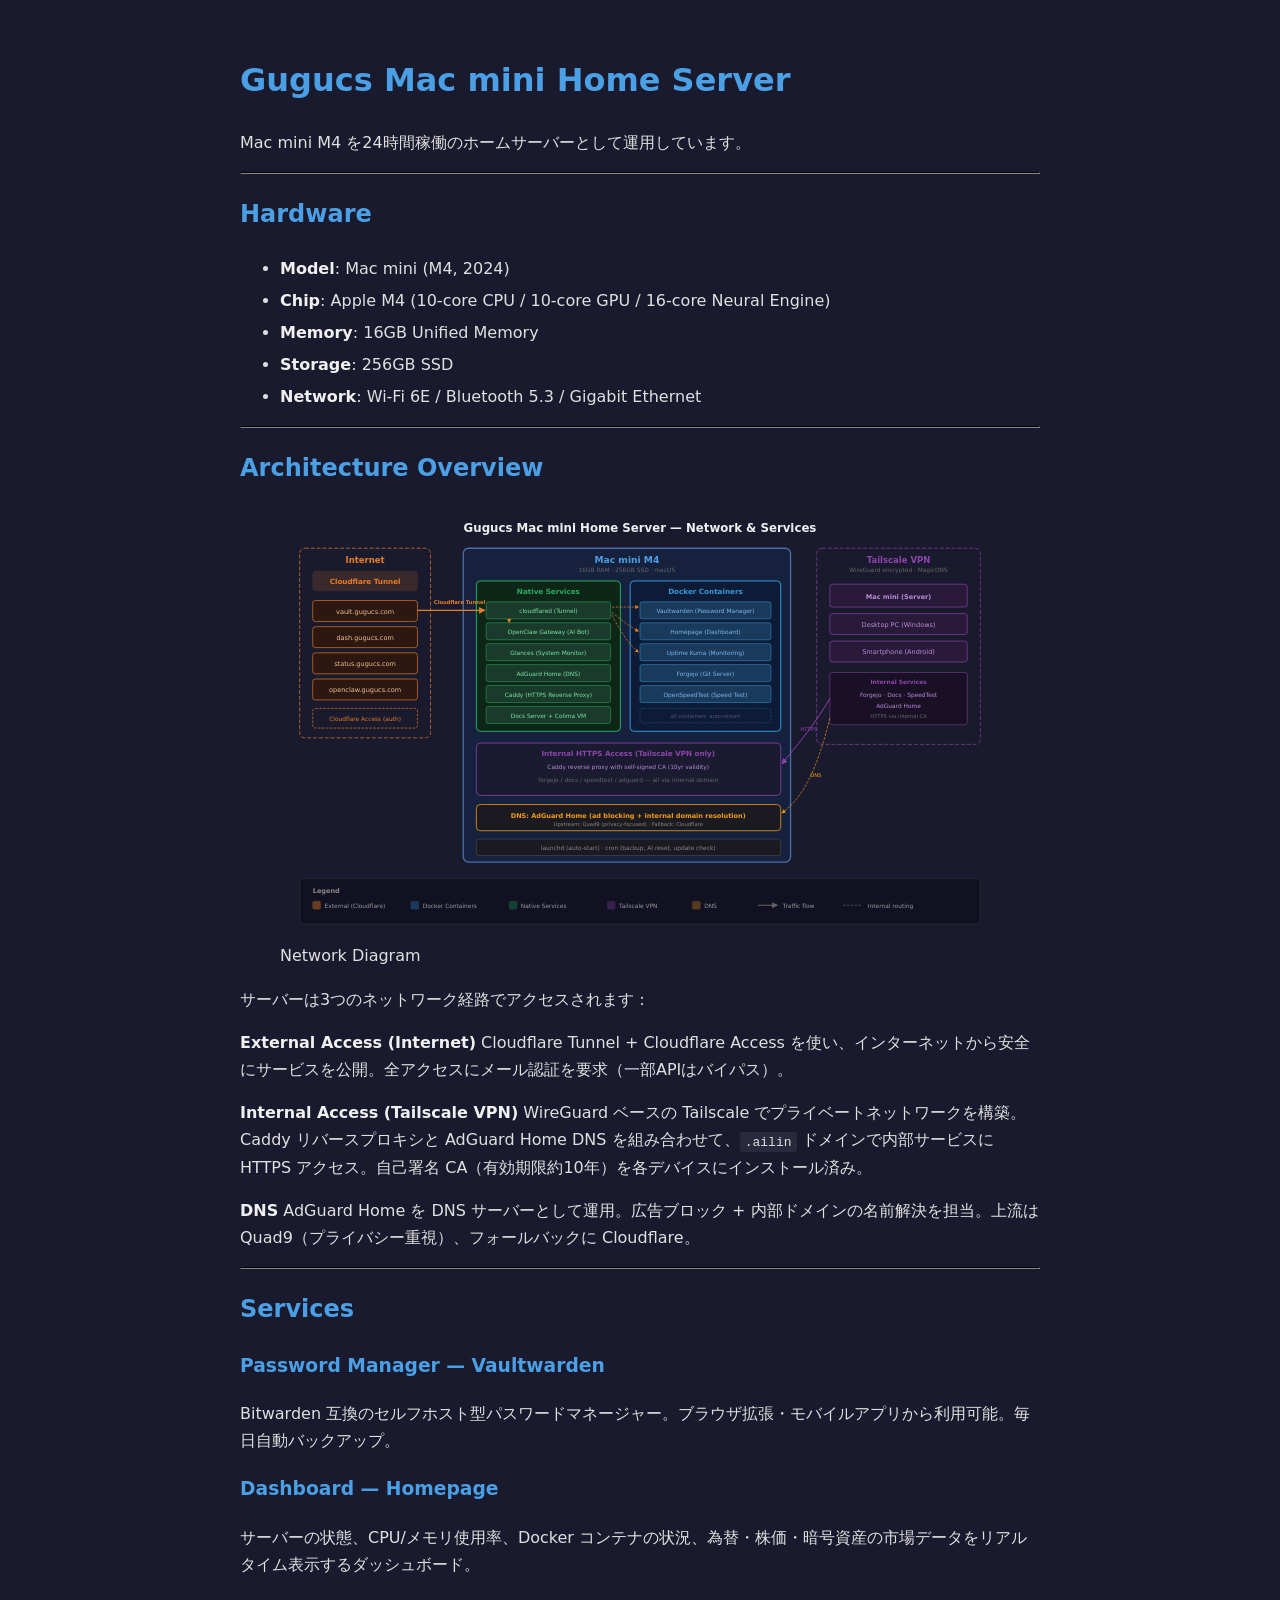
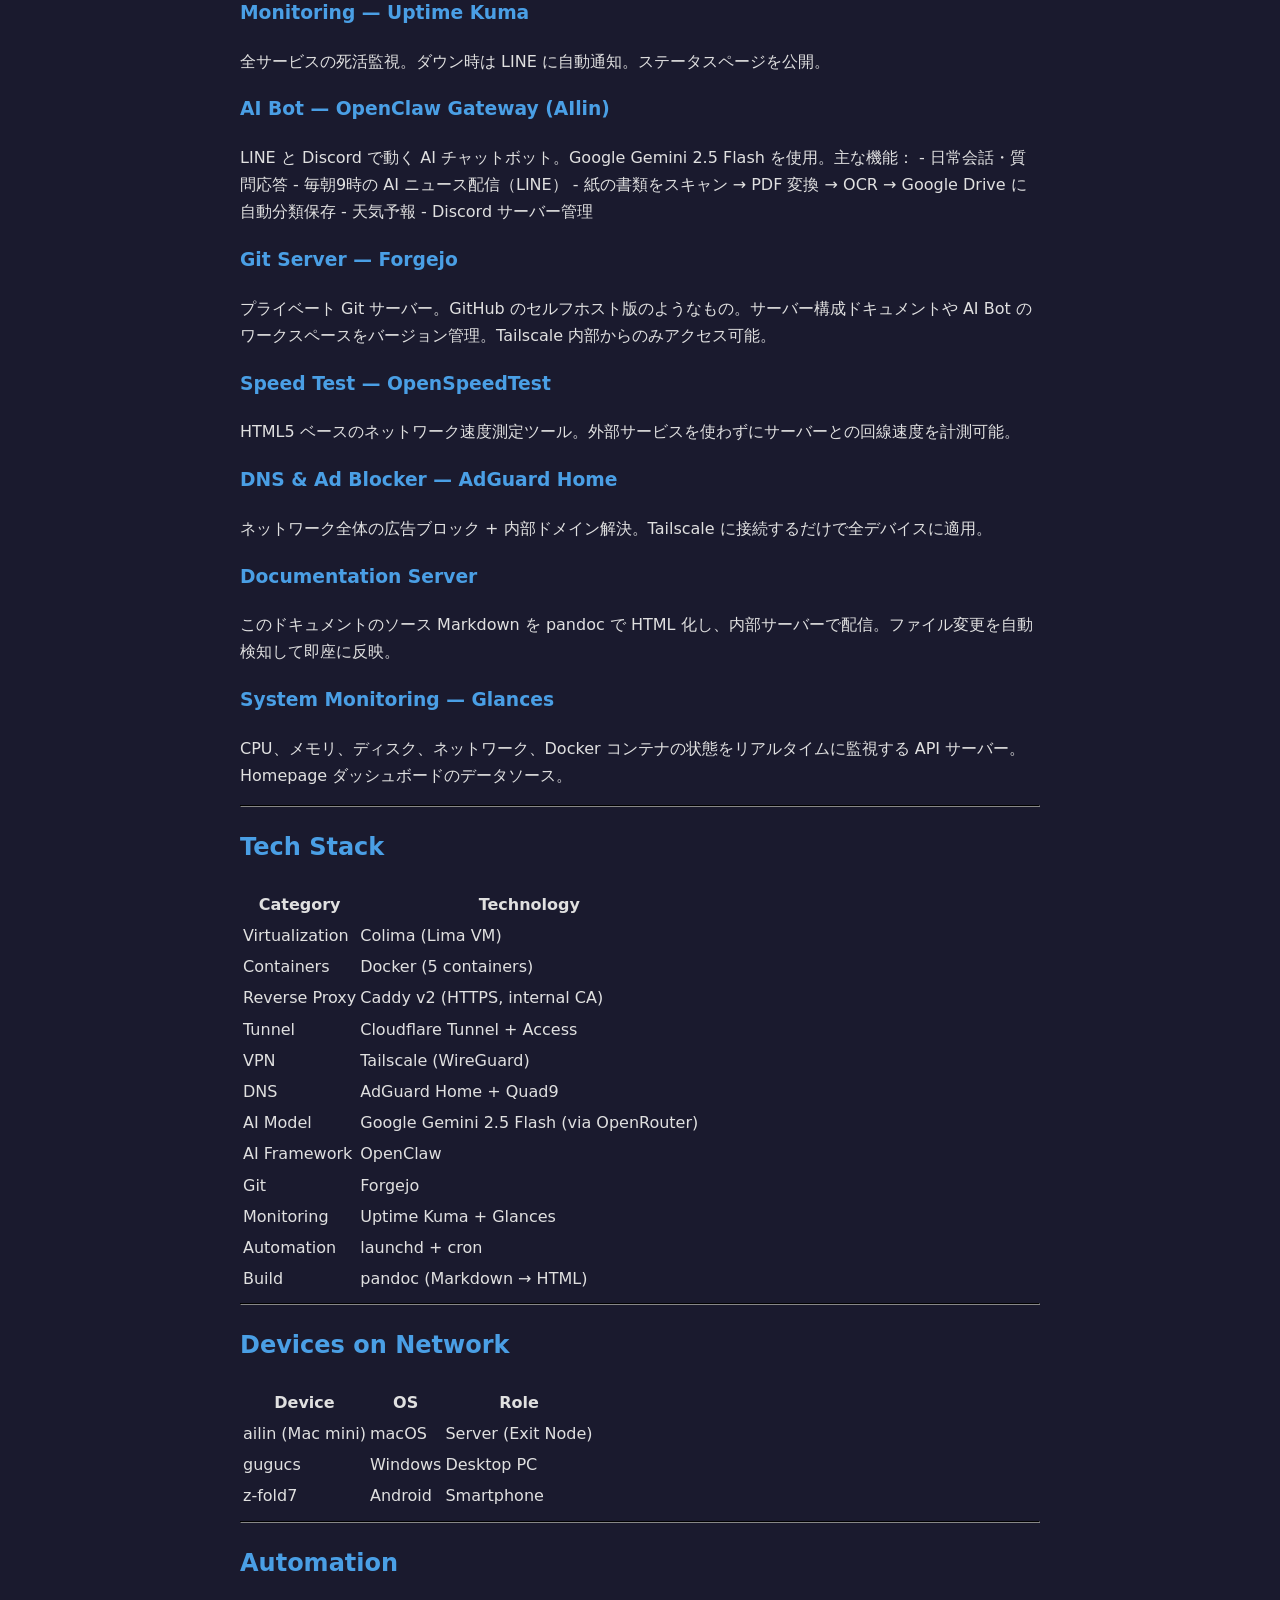
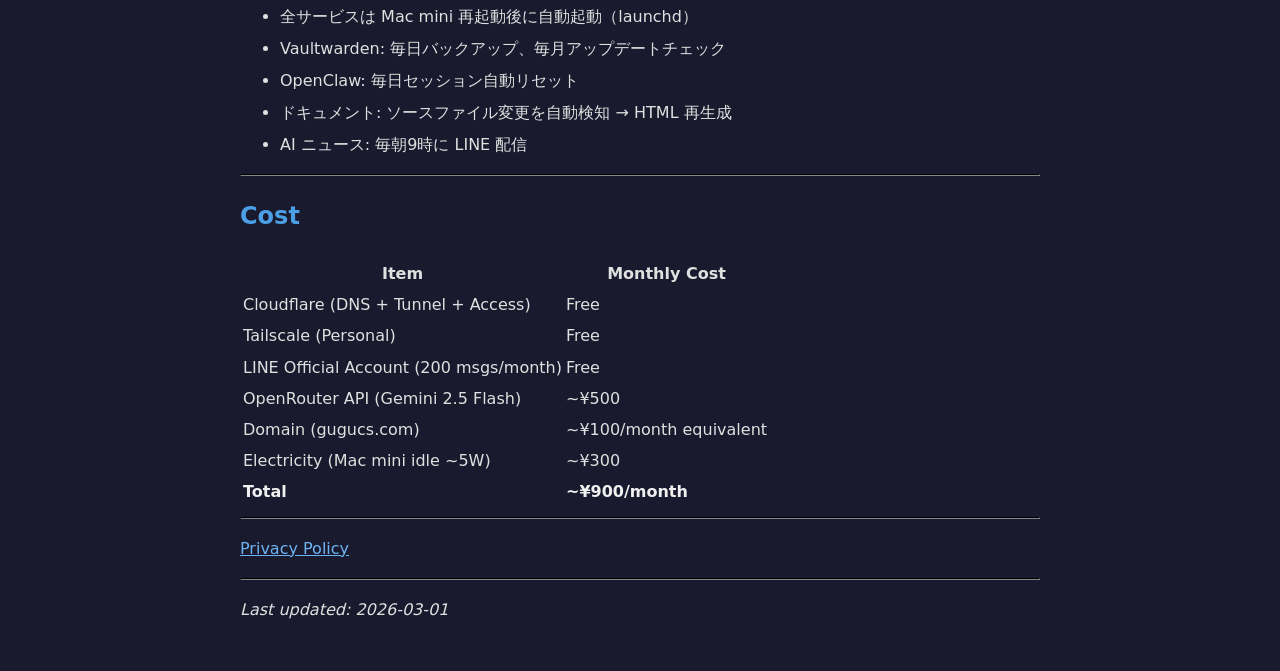
<file: index.html>
<!DOCTYPE html>
<html xmlns="http://www.w3.org/1999/xhtml">
<head>
  <meta charset="utf-8" />
  <meta name="generator" content="pandoc" />
  <meta name="viewport" content="width=device-width, initial-scale=1.0, user-scalable=yes" />
  <title>Gugucs Mac mini Home Server</title>
  <style>
    /* Default styles provided by pandoc.
    ** See https://pandoc.org/MANUAL.html#variables-for-html for config info.
    */
    code{white-space: pre-wrap;}
    span.smallcaps{font-variant: small-caps;}
    div.columns{display: flex; gap: min(4vw, 1.5em);}
    div.column{flex: auto; overflow-x: auto;}
    div.hanging-indent{margin-left: 1.5em; text-indent: -1.5em;}
    /* The extra [class] is a hack that increases specificity enough to
       override a similar rule in reveal.js */
    ul.task-list[class]{list-style: none;}
    ul.task-list li input[type="checkbox"] {
      font-size: inherit;
      width: 0.8em;
      margin: 0 0.8em 0.2em -1.6em;
      vertical-align: middle;
    }
    .display.math{display: block; text-align: center; margin: 0.5rem auto;}
  </style>
  <link rel="stylesheet" href="style.css" />
</head>
<body>
<h1 id="gugucs-mac-mini-home-server">Gugucs Mac mini Home Server</h1>
<p>Mac mini M4 を24時間稼働のホームサーバーとして運用しています。</p>
<hr />
<h2 id="hardware">Hardware</h2>
<ul>
<li><strong>Model</strong>: Mac mini (M4, 2024)</li>
<li><strong>Chip</strong>: Apple M4 (10-core CPU / 10-core GPU / 16-core
Neural Engine)</li>
<li><strong>Memory</strong>: 16GB Unified Memory</li>
<li><strong>Storage</strong>: 256GB SSD</li>
<li><strong>Network</strong>: Wi-Fi 6E / Bluetooth 5.3 / Gigabit
Ethernet</li>
</ul>
<hr />
<h2 id="architecture-overview">Architecture Overview</h2>
<figure>
<img src="network-diagram-public.svg" alt="Network Diagram" />
<figcaption aria-hidden="true">Network Diagram</figcaption>
</figure>
<p>サーバーは3つのネットワーク経路でアクセスされます：</p>
<p><strong>External Access (Internet)</strong> Cloudflare Tunnel +
Cloudflare Access
を使い、インターネットから安全にサービスを公開。全アクセスにメール認証を要求（一部APIはバイパス）。</p>
<p><strong>Internal Access (Tailscale VPN)</strong> WireGuard ベースの
Tailscale でプライベートネットワークを構築。Caddy リバースプロキシと
AdGuard Home DNS を組み合わせて、<code>.ailin</code>
ドメインで内部サービスに HTTPS アクセス。自己署名
CA（有効期限約10年）を各デバイスにインストール済み。</p>
<p><strong>DNS</strong> AdGuard Home を DNS
サーバーとして運用。広告ブロック + 内部ドメインの名前解決を担当。上流は
Quad9（プライバシー重視）、フォールバックに Cloudflare。</p>
<hr />
<h2 id="services">Services</h2>
<h3 id="password-manager-vaultwarden">Password Manager —
Vaultwarden</h3>
<p>Bitwarden
互換のセルフホスト型パスワードマネージャー。ブラウザ拡張・モバイルアプリから利用可能。毎日自動バックアップ。</p>
<h3 id="dashboard-homepage">Dashboard — Homepage</h3>
<p>サーバーの状態、CPU/メモリ使用率、Docker
コンテナの状況、為替・株価・暗号資産の市場データをリアルタイム表示するダッシュボード。</p>
<h3 id="monitoring-uptime-kuma">Monitoring — Uptime Kuma</h3>
<p>全サービスの死活監視。ダウン時は LINE
に自動通知。ステータスページを公開。</p>
<h3 id="ai-bot-openclaw-gateway-ailin">AI Bot — OpenClaw Gateway
(AIlin)</h3>
<p>LINE と Discord で動く AI チャットボット。Google Gemini 2.5 Flash
を使用。主な機能： - 日常会話・質問応答 - 毎朝9時の AI
ニュース配信（LINE） - 紙の書類をスキャン → PDF 変換 → OCR → Google
Drive に自動分類保存 - 天気予報 - Discord サーバー管理</p>
<h3 id="git-server-forgejo">Git Server — Forgejo</h3>
<p>プライベート Git サーバー。GitHub
のセルフホスト版のようなもの。サーバー構成ドキュメントや AI Bot
のワークスペースをバージョン管理。Tailscale
内部からのみアクセス可能。</p>
<h3 id="speed-test-openspeedtest">Speed Test — OpenSpeedTest</h3>
<p>HTML5
ベースのネットワーク速度測定ツール。外部サービスを使わずにサーバーとの回線速度を計測可能。</p>
<h3 id="dns-ad-blocker-adguard-home">DNS &amp; Ad Blocker — AdGuard
Home</h3>
<p>ネットワーク全体の広告ブロック + 内部ドメイン解決。Tailscale
に接続するだけで全デバイスに適用。</p>
<h3 id="documentation-server">Documentation Server</h3>
<p>このドキュメントのソース Markdown を pandoc で HTML
化し、内部サーバーで配信。ファイル変更を自動検知して即座に反映。</p>
<h3 id="system-monitoring-glances">System Monitoring — Glances</h3>
<p>CPU、メモリ、ディスク、ネットワーク、Docker
コンテナの状態をリアルタイムに監視する API サーバー。Homepage
ダッシュボードのデータソース。</p>
<hr />
<h2 id="tech-stack">Tech Stack</h2>
<table>
<thead>
<tr>
<th>Category</th>
<th>Technology</th>
</tr>
</thead>
<tbody>
<tr>
<td>Virtualization</td>
<td>Colima (Lima VM)</td>
</tr>
<tr>
<td>Containers</td>
<td>Docker (5 containers)</td>
</tr>
<tr>
<td>Reverse Proxy</td>
<td>Caddy v2 (HTTPS, internal CA)</td>
</tr>
<tr>
<td>Tunnel</td>
<td>Cloudflare Tunnel + Access</td>
</tr>
<tr>
<td>VPN</td>
<td>Tailscale (WireGuard)</td>
</tr>
<tr>
<td>DNS</td>
<td>AdGuard Home + Quad9</td>
</tr>
<tr>
<td>AI Model</td>
<td>Google Gemini 2.5 Flash (via OpenRouter)</td>
</tr>
<tr>
<td>AI Framework</td>
<td>OpenClaw</td>
</tr>
<tr>
<td>Git</td>
<td>Forgejo</td>
</tr>
<tr>
<td>Monitoring</td>
<td>Uptime Kuma + Glances</td>
</tr>
<tr>
<td>Automation</td>
<td>launchd + cron</td>
</tr>
<tr>
<td>Build</td>
<td>pandoc (Markdown → HTML)</td>
</tr>
</tbody>
</table>
<hr />
<h2 id="devices-on-network">Devices on Network</h2>
<table>
<thead>
<tr>
<th>Device</th>
<th>OS</th>
<th>Role</th>
</tr>
</thead>
<tbody>
<tr>
<td>ailin (Mac mini)</td>
<td>macOS</td>
<td>Server (Exit Node)</td>
</tr>
<tr>
<td>gugucs</td>
<td>Windows</td>
<td>Desktop PC</td>
</tr>
<tr>
<td>z-fold7</td>
<td>Android</td>
<td>Smartphone</td>
</tr>
</tbody>
</table>
<hr />
<h2 id="automation">Automation</h2>
<ul>
<li>全サービスは Mac mini 再起動後に自動起動（launchd）</li>
<li>Vaultwarden: 毎日バックアップ、毎月アップデートチェック</li>
<li>OpenClaw: 毎日セッション自動リセット</li>
<li>ドキュメント: ソースファイル変更を自動検知 → HTML 再生成</li>
<li>AI ニュース: 毎朝9時に LINE 配信</li>
</ul>
<hr />
<h2 id="cost">Cost</h2>
<table>
<thead>
<tr>
<th>Item</th>
<th>Monthly Cost</th>
</tr>
</thead>
<tbody>
<tr>
<td>Cloudflare (DNS + Tunnel + Access)</td>
<td>Free</td>
</tr>
<tr>
<td>Tailscale (Personal)</td>
<td>Free</td>
</tr>
<tr>
<td>LINE Official Account (200 msgs/month)</td>
<td>Free</td>
</tr>
<tr>
<td>OpenRouter API (Gemini 2.5 Flash)</td>
<td>~¥500</td>
</tr>
<tr>
<td>Domain (gugucs.com)</td>
<td>~¥100/month equivalent</td>
</tr>
<tr>
<td>Electricity (Mac mini idle ~5W)</td>
<td>~¥300</td>
</tr>
<tr>
<td><strong>Total</strong></td>
<td><strong>~¥900/month</strong></td>
</tr>
</tbody>
</table>
<hr />
<p><a href="privacy.html">Privacy Policy</a></p>
<hr />
<p><em>Last updated: 2026-03-01</em></p>
</body>
</html>
</file>
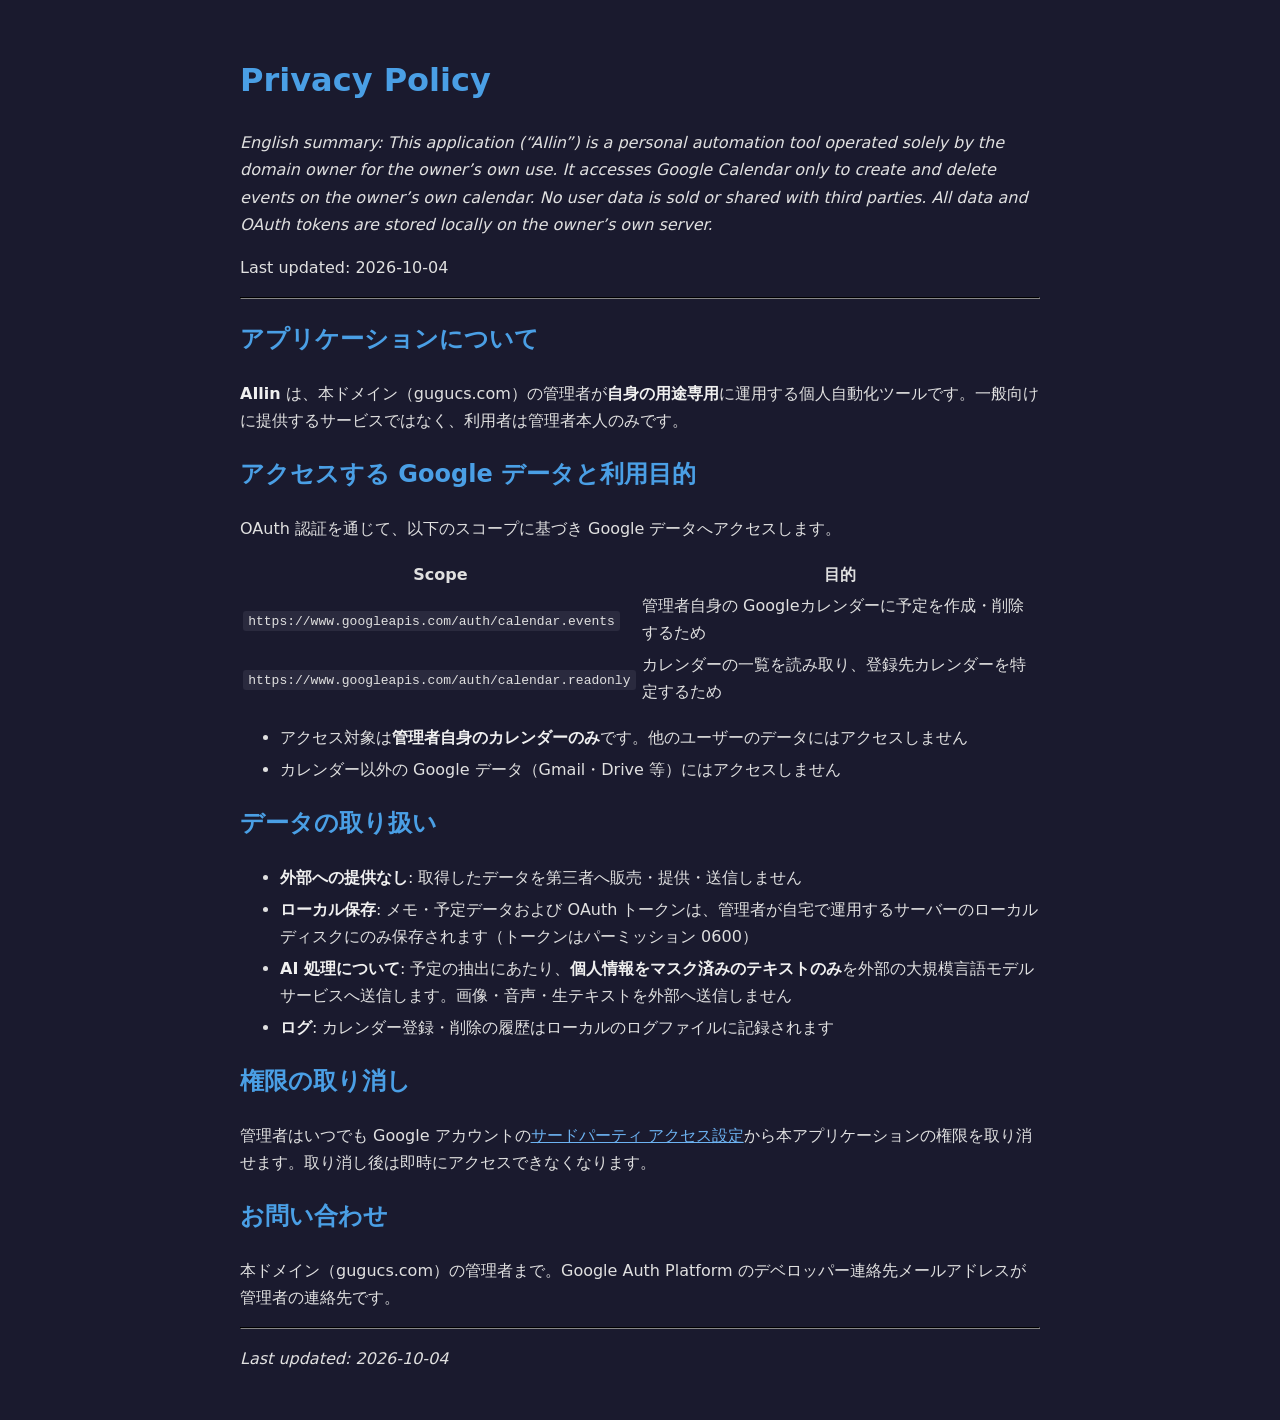
<file: privacy.html>
<!DOCTYPE html>
<html xmlns="http://www.w3.org/1999/xhtml">
<head>
  <meta charset="utf-8" />
  <meta name="generator" content="pandoc" />
  <meta name="viewport" content="width=device-width, initial-scale=1.0, user-scalable=yes" />
  <title>Privacy Policy - Gugucs Mac mini Home Server</title>
  <style>
    /* Default styles provided by pandoc.
    ** See https://pandoc.org/MANUAL.html#variables-for-html for config info.
    */
    code{white-space: pre-wrap;}
    span.smallcaps{font-variant: small-caps;}
    div.columns{display: flex; gap: min(4vw, 1.5em);}
    div.column{flex: auto; overflow-x: auto;}
    div.hanging-indent{margin-left: 1.5em; text-indent: -1.5em;}
    /* The extra [class] is a hack that increases specificity enough to
       override a similar rule in reveal.js */
    ul.task-list[class]{list-style: none;}
    ul.task-list li input[type="checkbox"] {
      font-size: inherit;
      width: 0.8em;
      margin: 0 0.8em 0.2em -1.6em;
      vertical-align: middle;
    }
    .display.math{display: block; text-align: center; margin: 0.5rem auto;}
  </style>
  <link rel="stylesheet" href="style.css" />
</head>
<body>
<h1 id="privacy-policy">Privacy Policy</h1>
<p><em>English summary: This application (“AIlin”) is a personal
automation tool operated solely by the domain owner for the owner’s own
use. It accesses Google Calendar only to create and delete events on the
owner’s own calendar. No user data is sold or shared with third parties.
All data and OAuth tokens are stored locally on the owner’s own
server.</em></p>
<p>Last updated: 2026-10-04</p>
<hr />
<h2 id="アプリケーションについて">アプリケーションについて</h2>
<p><strong>AIlin</strong>
は、本ドメイン（gugucs.com）の管理者が<strong>自身の用途専用</strong>に運用する個人自動化ツールです。一般向けに提供するサービスではなく、利用者は管理者本人のみです。</p>
<h2 id="アクセスする-google-データと利用目的">アクセスする Google
データと利用目的</h2>
<p>OAuth 認証を通じて、以下のスコープに基づき Google
データへアクセスします。</p>
<table>
<colgroup>
<col style="width: 50%" />
<col style="width: 50%" />
</colgroup>
<thead>
<tr>
<th>Scope</th>
<th>目的</th>
</tr>
</thead>
<tbody>
<tr>
<td><code>https://www.googleapis.com/auth/calendar.events</code></td>
<td>管理者自身の Googleカレンダーに予定を作成・削除するため</td>
</tr>
<tr>
<td><code>https://www.googleapis.com/auth/calendar.readonly</code></td>
<td>カレンダーの一覧を読み取り、登録先カレンダーを特定するため</td>
</tr>
</tbody>
</table>
<ul>
<li>アクセス対象は<strong>管理者自身のカレンダーのみ</strong>です。他のユーザーのデータにはアクセスしません</li>
<li>カレンダー以外の Google データ（Gmail・Drive
等）にはアクセスしません</li>
</ul>
<h2 id="データの取り扱い">データの取り扱い</h2>
<ul>
<li><strong>外部への提供なし</strong>:
取得したデータを第三者へ販売・提供・送信しません</li>
<li><strong>ローカル保存</strong>: メモ・予定データおよび OAuth
トークンは、管理者が自宅で運用するサーバーのローカルディスクにのみ保存されます（トークンはパーミッション
0600）</li>
<li><strong>AI 処理について</strong>:
予定の抽出にあたり、<strong>個人情報をマスク済みのテキストのみ</strong>を外部の大規模言語モデルサービスへ送信します。画像・音声・生テキストを外部へ送信しません</li>
<li><strong>ログ</strong>:
カレンダー登録・削除の履歴はローカルのログファイルに記録されます</li>
</ul>
<h2 id="権限の取り消し">権限の取り消し</h2>
<p>管理者はいつでも Google アカウントの<a
href="https://myaccount.google.com/permissions">サードパーティ
アクセス設定</a>から本アプリケーションの権限を取り消せます。取り消し後は即時にアクセスできなくなります。</p>
<h2 id="お問い合わせ">お問い合わせ</h2>
<p>本ドメイン（gugucs.com）の管理者まで。Google Auth Platform
のデベロッパー連絡先メールアドレスが管理者の連絡先です。</p>
<hr />
<p><em>Last updated: 2026-10-04</em></p>
</body>
</html>
</file>
<file: style.css>
body {
  background: #1a1a2e;
  color: #e0e0e0;
  font-family: system-ui, -apple-system, sans-serif;
  max-width: 800px;
  margin: 0 auto;
  padding: 2rem;
  line-height: 1.7;
}
h1, h2, h3 { color: #4a9fe5; }
a { color: #6db3f2; }
hr { border-color: #333; }
code { background: #2a2a3e; padding: 0.2em 0.4em; border-radius: 3px; }
img { max-width: 100%; border-radius: 8px; }
strong { color: #f0f0f0; }
li { margin-bottom: 0.3em; }
</file>
